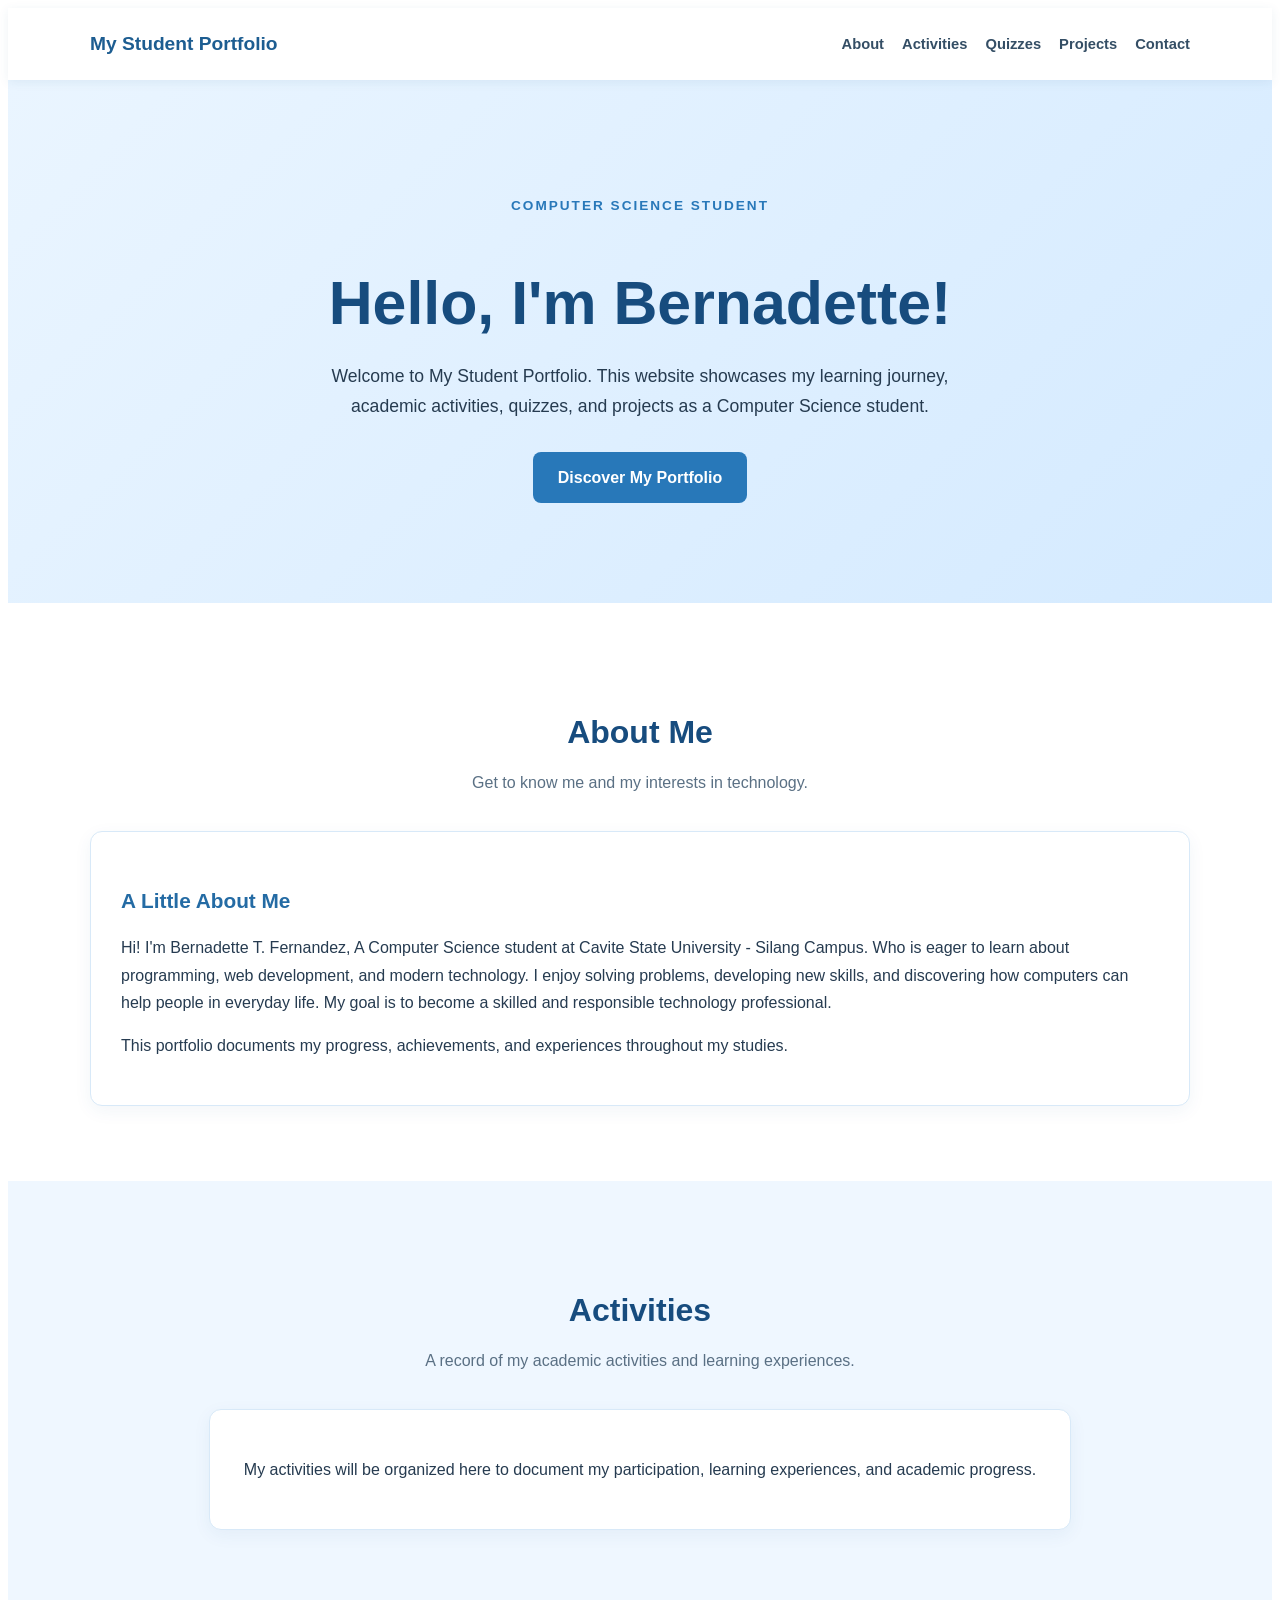
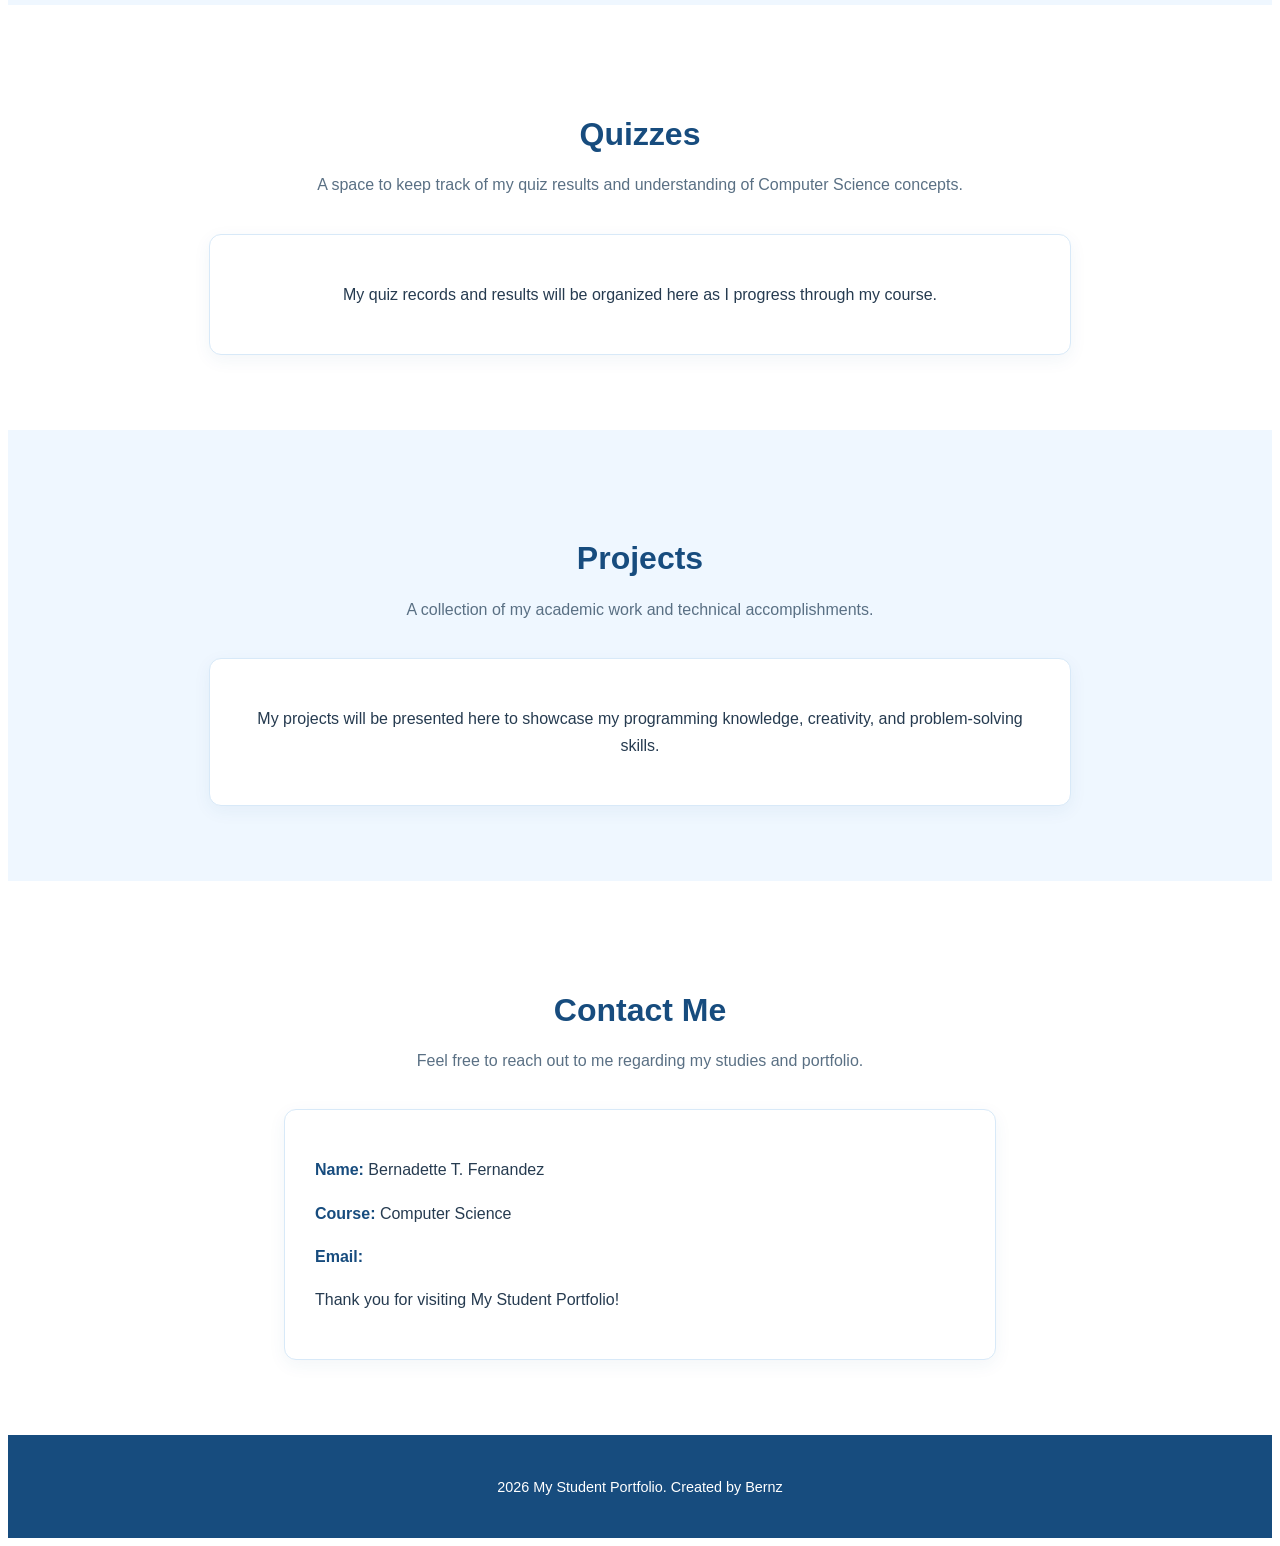
<file: index.html>
<!DOCTYPE html>
<html lang="en">
<head>
    <meta charset="UTF-8">
    <meta name="viewport" content="width=device-width, initial-scale=1.0">

    <title>My Student Portfolio</title>

    <meta name="description"
          content="My Student portfolio">
    <style>
        {
            margin: 0;
            padding: 0;
            box-sizing: border-box;
        }

        html {
                scroll-behavior: smooth;
                scroll-padding-top: 85px;
        }

        body {
                font-family: Arial, Helvetica, sans-serif;
                line-height: 1.7;
                color: #263b50;
                background-color: #ffffff;
        }

        .container {
                    width: 90%;
                    max-width: 1100px;
                    margin: 0 auto;
        }

        a {
            color: #2878b9;
            text-decoration: none;
        }

        a:hover {
                color: #164f80;
        }

        header {
                background-color: #ffffff;
                box-shadow: 0 2px 10px rgba(34, 87, 130, 0.08);
                position: sticky;
                top: 0;
                z-index: 10;
        }

        .navbar {
                min-height: 72px;
                display: flex;
                justify-content: space-between;
                align-items: center;
                gap: 20px;
        }

        .logo {
                color: #1d5d91;
                font-size: 1.2rem;
                font-weight: bold;
        }

        .nav-links {
                    display: flex;
                    align-items: center;
                    flex-wrap: wrap;
                    gap: 18px;
                    list-style: none;
        }

        .nav-links a {
                    color: #344e65;
                    font-size: 0.92rem;
                    font-weight: 600;
        }

        .nav-links a:hover {
                        color: #2878b9;
        }

        .hero {
                background: linear-gradient(
                135deg,
                #eaf5ff,
                #d4eaff
                );
                padding: 100px 0;
                text-align: center;
        }

        .hero-content {
                    max-width: 760px;
        }

        .eyebrow {
                    color: #2878b9;
                    font-weight: bold;
                    letter-spacing: 2px;
                    font-size: 0.85rem;
                    margin-bottom: 12px;
        }

        .hero h1 {
                    color: #174c7e;
                    font-size: clamp(2.3rem, 6vw, 3.8rem);
                    line-height: 1.2;
                    margin-bottom: 22px;
        }

        .hero-text {
                    font-size: 1.1rem;
                    margin: 0 auto 30px;
                    max-width: 650px;
        }

        .button {
                    display: inline-block;
                    background-color: #2878b9;
                    color: #ffffff;
                    padding: 12px 25px;
                    border-radius: 8px;
                    font-weight: bold;
                    transition: background-color 0.2s ease;
            }

        .button:hover {
                        background-color: #18588e;
                        color: #ffffff;
            }


        .section {
                padding: 75px 0;
                scroll-margin-top: 72px;
        }

        .section-blue {
                    background-color: #eff7ff;
            }    

        .section h2 {
                    color: #174c7e;
                    text-align: center;
                    font-size: 2rem;
                    margin-bottom: 10px;
            }

        .section-intro {
                        text-align: center;
                        max-width: 650px;
                        margin: 0 auto 35px;
                        color: #5a7084;
                }


        .about-card,
        .content-card,
        .contact-card {
                        background-color: #ffffff;
                        border: 1px solid #d8e9f8;
                        border-radius: 12px;
                        padding: 30px;
                        box-shadow: 0 5px 18px rgba(34, 87, 130, 0.06);
        }

        .about-card h3 {
                        color: #246ba4;
                        font-size: 1.3rem;
                        margin-bottom: 12px;
            }

                        .about-card p + p {
                        margin-top: 15px;
                }

        .content-card {
                        max-width: 800px;
                        margin: 0 auto;
                        text-align: center;
            }

        .contact-card {
                        max-width: 650px;
                        margin: 0 auto;
                    }

        .contact-card p + p {
                                margin-top: 12px;
               }

        .contact-card strong {
                            color: #174c7e;
            }


        footer {
                background-color: #174c7e;
                color: #ffffff;
                text-align: center;
                padding: 25px 0;
                font-size: 0.9rem;
            }


        @media (max-width: 768px) {
                            .navbar {
                            flex-direction: column;
                            justify-content: center;
                            padding: 15px 0;
                            gap: 12px;
                        }

        .nav-links {
                    justify-content: center;
                    gap: 10px 16px;
                }

         .hero {
                    padding: 75px 0;
                }

        .section {
                padding: 55px 0;
            }

        .about-card,
        .content-card,
        .contact-card {
                    padding: 22px;
                }
            }

        @media (max-width: 420px) {
            .logo {
                    font-size: 1.05rem;
            }

        .nav-links {
                    gap: 8px 12px;
            }

        .nav-links a {
                    font-size: 0.85rem;
            }

        .hero-text {
                    font-size: 1rem;
            }

        .section h2 {
                    font-size: 1.7rem;
            }
        }


</style> 
</head>
<body>

    <!-- Navigation -->
    <header>
        <nav class="navbar container">
            <a href="#home" class="logo">
                My Student Portfolio
            </a>

            <ul class="nav-links">
                <li><a href="#about">About</a></li>
                <li><a href="#activities">Activities</a></li>
                <li><a href="#quizzes">Quizzes</a></li>
                <li><a href="#projects">Projects</a></li>
                <li><a href="#contact">Contact</a></li>
            </ul>
        </nav>
    </header>

    <main>

        <!-- Home Section -->
        <section id="home" class="hero">
            <div class="container hero-content">
                <p class="eyebrow">COMPUTER SCIENCE STUDENT</p>

                <h1>Hello, I'm Bernadette!</h1>

                <p class="hero-text">
                    Welcome to My Student Portfolio. This website
                    showcases my learning journey, academic activities,
                    quizzes, and projects as a Computer Science student.
                </p>

                <a href="#about" class="button">
                    Discover My Portfolio
                </a>
            </div>
        </section>

        <!-- About Section -->
        <section id="about" class="section">
            <div class="container">
                <h2>About Me</h2>

                <p class="section-intro">
                    Get to know me and my interests in technology.
                </p>

                <div class="about-card">
                    <h3>A Little About Me</h3>

                    <p>
                        Hi! I'm Bernadette T. Fernandez, A Computer Science student at 
                        Cavite State University - Silang Campus. Who is
                        eager to learn about programming, web development,
                        and modern technology. I enjoy solving problems,
                        developing new skills, and discovering how
                        computers can help people in everyday life.
                        My goal is to become a skilled and responsible
                        technology professional.
                    </p>

                    <p>
                        This portfolio documents my progress, achievements,
                        and experiences throughout my studies.
                    </p>
                </div>
            </div>
        </section>

        <!-- Activities Section -->
        <section id="activities" class="section section-blue">
            <div class="container">
                <h2>Activities</h2>

                <p class="section-intro">
                    A record of my academic activities and learning
                    experiences.
                </p>

                <div class="content-card">
                    <p>
                        My activities will be organized here to document
                        my participation, learning experiences, and
                        academic progress.
                    </p>
                </div>
            </div>
        </section>

        <!-- Quizzes Section -->
        <section id="quizzes" class="section">
            <div class="container">
                <h2>Quizzes</h2>

                <p class="section-intro">
                    A space to keep track of my quiz results and
                    understanding of Computer Science concepts.
                </p>

                <div class="content-card">
                    <p>
                        My quiz records and results will be organized
                        here as I progress through my course.
                    </p>
                </div>
            </div>
        </section>

        <!-- Projects Section -->
        <section id="projects" class="section section-blue">
            <div class="container">
                <h2>Projects</h2>

                <p class="section-intro">
                    A collection of my academic work and technical
                    accomplishments.
                </p>

                <div class="content-card">
                    <p>
                        My projects will be presented here to showcase
                        my programming knowledge, creativity, and
                        problem-solving skills.
                    </p>
                </div>
            </div>
        </section>

        <!-- Contact Section -->
        <section id="contact" class="section">
            <div class="container">
                <h2>Contact Me</h2>

                <p class="section-intro">
                    Feel free to reach out to me regarding my studies
                    and portfolio.
                </p>

                <div class="contact-card">
                    <p>
                        <strong>Name:</strong> Bernadette T. Fernandez
                    </p>

                    <p>
                        <strong>Course:</strong> Computer Science
                    </p>

                    <p>
                        <strong>Email:</strong>
                        <a href="mailto:bernadettefernandez2112@gmail.com">
                        </a>
                    </p>

                    <p>
                        Thank you for visiting My Student Portfolio!
                    </p>
                </div>
            </div>
        </section>

    </main>

    <!-- Footer -->
    <footer>
        <div class="container">
            <p>
                2026 My Student Portfolio.
                Created by Bernz
            </p>
        </div>
    </footer>

</body>
</html>
</file>
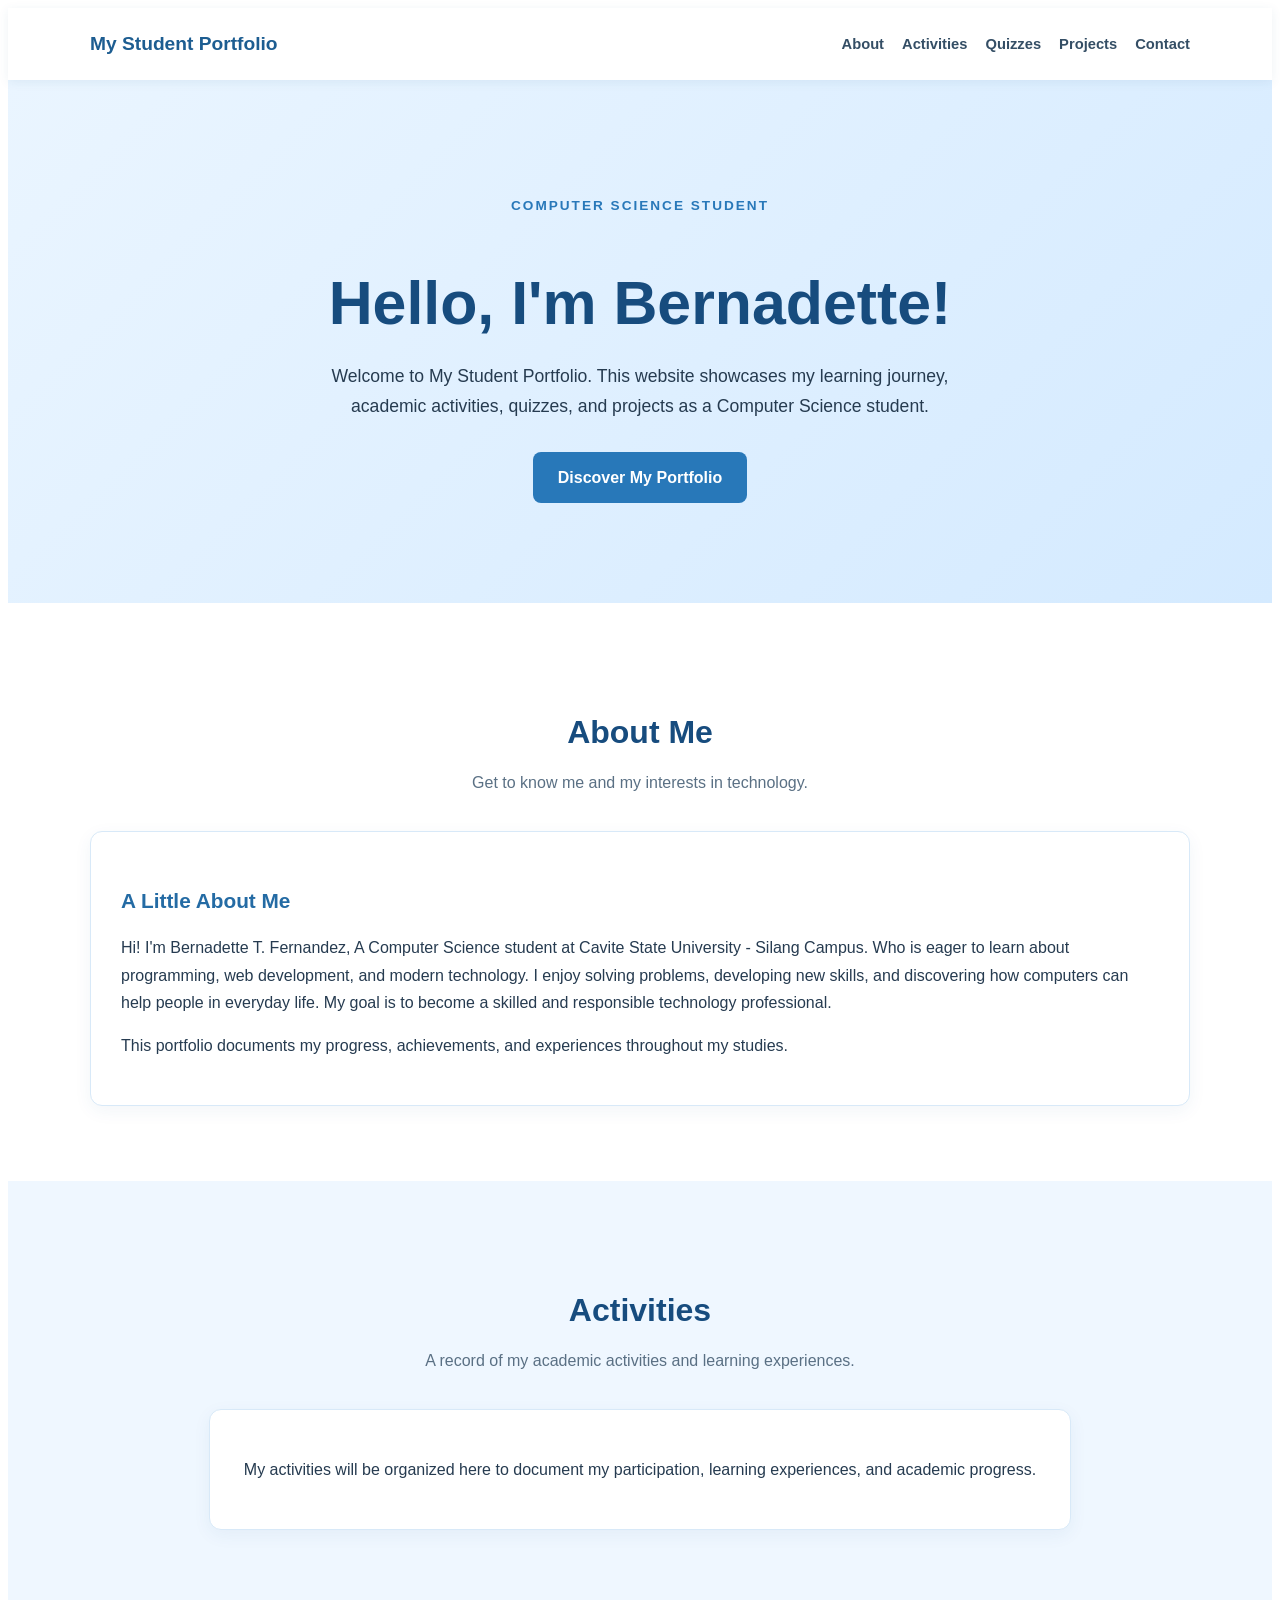
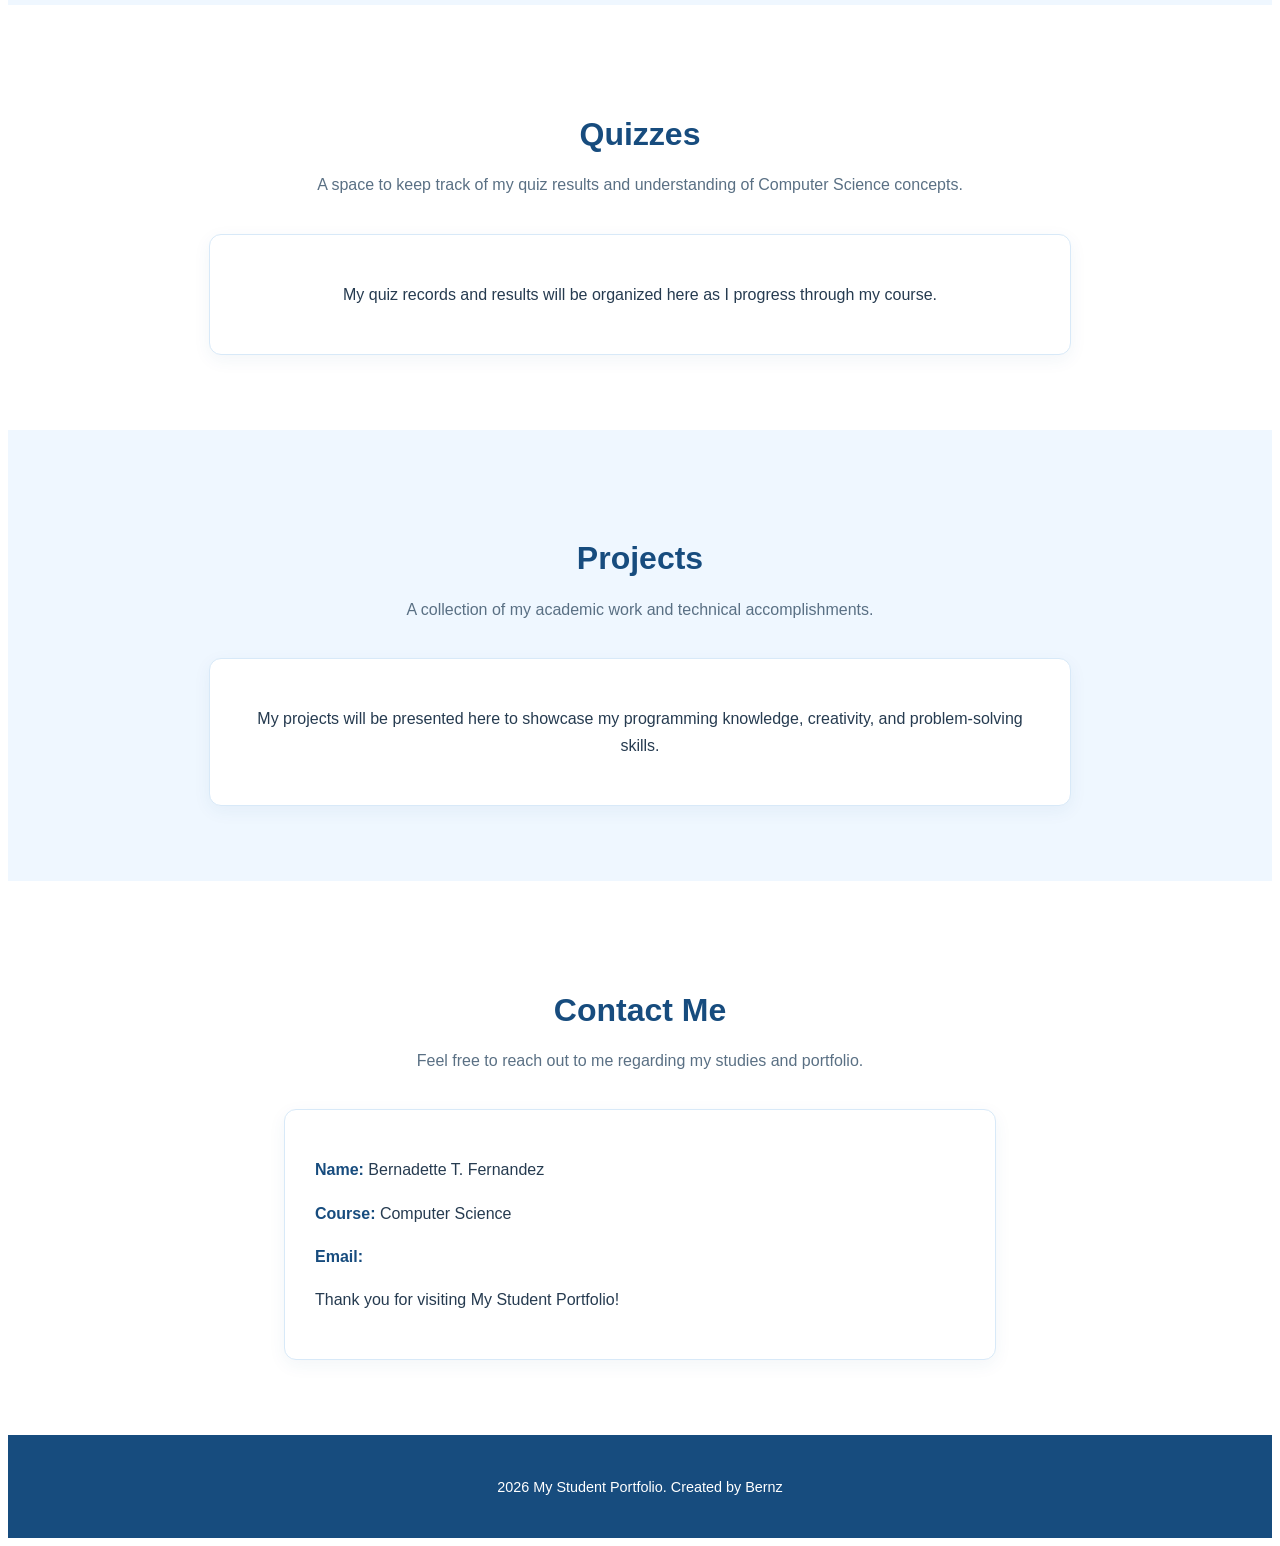
<file: Fernandez/index.html>
<!DOCTYPE html>
<html lang="en">
<head>
    <meta charset="UTF-8">
    <meta name="viewport" content="width=device-width, initial-scale=1.0">

    <title>My Student Portfolio</title>

    <meta name="description"
          content="My Student portfolio">
    
          <link rel="stylesheet" href="style.css">
</head>
<body>

    <!-- Navigation -->
    <header>
        <nav class="navbar container">
            <a href="#home" class="logo">
                My Student Portfolio
            </a>

            <ul class="nav-links">
                <li><a href="#about">About</a></li>
                <li><a href="#activities">Activities</a></li>
                <li><a href="#quizzes">Quizzes</a></li>
                <li><a href="#projects">Projects</a></li>
                <li><a href="#contact">Contact</a></li>
            </ul>
        </nav>
    </header>

    <main>

        <!-- Home Section -->
        <section id="home" class="hero">
            <div class="container hero-content">
                <p class="eyebrow">COMPUTER SCIENCE STUDENT</p>

                <h1>Hello, I'm Bernadette!</h1>

                <p class="hero-text">
                    Welcome to My Student Portfolio. This website
                    showcases my learning journey, academic activities,
                    quizzes, and projects as a Computer Science student.
                </p>

                <a href="#about" class="button">
                    Discover My Portfolio
                </a>
            </div>
        </section>

        <!-- About Section -->
        <section id="about" class="section">
            <div class="container">
                <h2>About Me</h2>

                <p class="section-intro">
                    Get to know me and my interests in technology.
                </p>

                <div class="about-card">
                    <h3>A Little About Me</h3>

                    <p>
                        Hi! I'm Bernadette T. Fernandez, A Computer Science student at 
                        Cavite State University - Silang Campus. Who is
                        eager to learn about programming, web development,
                        and modern technology. I enjoy solving problems,
                        developing new skills, and discovering how
                        computers can help people in everyday life.
                        My goal is to become a skilled and responsible
                        technology professional.
                    </p>

                    <p>
                        This portfolio documents my progress, achievements,
                        and experiences throughout my studies.
                    </p>
                </div>
            </div>
        </section>

        <!-- Activities Section -->
        <section id="activities" class="section section-blue">
            <div class="container">
                <h2>Activities</h2>

                <p class="section-intro">
                    A record of my academic activities and learning
                    experiences.
                </p>

                <div class="content-card">
                    <p>
                        My activities will be organized here to document
                        my participation, learning experiences, and
                        academic progress.
                    </p>
                </div>
            </div>
        </section>

        <!-- Quizzes Section -->
        <section id="quizzes" class="section">
            <div class="container">
                <h2>Quizzes</h2>

                <p class="section-intro">
                    A space to keep track of my quiz results and
                    understanding of Computer Science concepts.
                </p>

                <div class="content-card">
                    <p>
                        My quiz records and results will be organized
                        here as I progress through my course.
                    </p>
                </div>
            </div>
        </section>

        <!-- Projects Section -->
        <section id="projects" class="section section-blue">
            <div class="container">
                <h2>Projects</h2>

                <p class="section-intro">
                    A collection of my academic work and technical
                    accomplishments.
                </p>

                <div class="content-card">
                    <p>
                        My projects will be presented here to showcase
                        my programming knowledge, creativity, and
                        problem-solving skills.
                    </p>
                </div>
            </div>
        </section>

        <!-- Contact Section -->
        <section id="contact" class="section">
            <div class="container">
                <h2>Contact Me</h2>

                <p class="section-intro">
                    Feel free to reach out to me regarding my studies
                    and portfolio.
                </p>

                <div class="contact-card">
                    <p>
                        <strong>Name:</strong> Bernadette T. Fernandez
                    </p>

                    <p>
                        <strong>Course:</strong> Computer Science
                    </p>

                    <p>
                        <strong>Email:</strong>
                        <a href="mailto:bernadettefernandez2112@gmail.com">
                        </a>
                    </p>

                    <p>
                        Thank you for visiting My Student Portfolio!
                    </p>
                </div>
            </div>
        </section>

    </main>

    <!-- Footer -->
    <footer>
        <div class="container">
            <p>
                2026 My Student Portfolio.
                Created by Bernz
            </p>
        </div>
    </footer>

</body>
</html>
</file>
<file: Fernandez/style.css>
style
        {
            margin: 0;
            padding: 0;
            box-sizing: border-box;
        }

        html {
                scroll-behavior: smooth;
                scroll-padding-top: 85px;
        }

        body {
                font-family: Arial, Helvetica, sans-serif;
                line-height: 1.7;
                color: #263b50;
                background-color: #ffffff;
        }

        .container {
                    width: 90%;
                    max-width: 1100px;
                    margin: 0 auto;
        }

        a {
            color: #2878b9;
            text-decoration: none;
        }

        a:hover {
                color: #164f80;
        }

        header {
                background-color: #ffffff;
                box-shadow: 0 2px 10px rgba(34, 87, 130, 0.08);
                position: sticky;
                top: 0;
                z-index: 10;
        }

        .navbar {
                min-height: 72px;
                display: flex;
                justify-content: space-between;
                align-items: center;
                gap: 20px;
        }

        .logo {
                color: #1d5d91;
                font-size: 1.2rem;
                font-weight: bold;
        }

        .nav-links {
                    display: flex;
                    align-items: center;
                    flex-wrap: wrap;
                    gap: 18px;
                    list-style: none;
        }

        .nav-links a {
                    color: #344e65;
                    font-size: 0.92rem;
                    font-weight: 600;
        }

        .nav-links a:hover {
                        color: #2878b9;
        }

        .hero {
                background: linear-gradient(
                135deg,
                #eaf5ff,
                #d4eaff
                );
                padding: 100px 0;
                text-align: center;
        }

        .hero-content {
                    max-width: 760px;
        }

        .eyebrow {
                    color: #2878b9;
                    font-weight: bold;
                    letter-spacing: 2px;
                    font-size: 0.85rem;
                    margin-bottom: 12px;
        }

        .hero h1 {
                    color: #174c7e;
                    font-size: clamp(2.3rem, 6vw, 3.8rem);
                    line-height: 1.2;
                    margin-bottom: 22px;
        }

        .hero-text {
                    font-size: 1.1rem;
                    margin: 0 auto 30px;
                    max-width: 650px;
        }

        .button {
                    display: inline-block;
                    background-color: #2878b9;
                    color: #ffffff;
                    padding: 12px 25px;
                    border-radius: 8px;
                    font-weight: bold;
                    transition: background-color 0.2s ease;
            }

        .button:hover {
                        background-color: #18588e;
                        color: #ffffff;
            }


        .section {
                padding: 75px 0;
                scroll-margin-top: 72px;
        }

        .section-blue {
                    background-color: #eff7ff;
            }    

        .section h2 {
                    color: #174c7e;
                    text-align: center;
                    font-size: 2rem;
                    margin-bottom: 10px;
            }

        .section-intro {
                        text-align: center;
                        max-width: 650px;
                        margin: 0 auto 35px;
                        color: #5a7084;
                }


        .about-card,
        .content-card,
        .contact-card {
                        background-color: #ffffff;
                        border: 1px solid #d8e9f8;
                        border-radius: 12px;
                        padding: 30px;
                        box-shadow: 0 5px 18px rgba(34, 87, 130, 0.06);
        }

        .about-card h3 {
                        color: #246ba4;
                        font-size: 1.3rem;
                        margin-bottom: 12px;
            }

                        .about-card p + p {
                        margin-top: 15px;
                }

        .content-card {
                        max-width: 800px;
                        margin: 0 auto;
                        text-align: center;
            }

        .contact-card {
                        max-width: 650px;
                        margin: 0 auto;
                    }

        .contact-card p + p {
                                margin-top: 12px;
               }

        .contact-card strong {
                            color: #174c7e;
            }


        footer {
                background-color: #174c7e;
                color: #ffffff;
                text-align: center;
                padding: 25px 0;
                font-size: 0.9rem;
            }


        @media (max-width: 768px) {
                            .navbar {
                            flex-direction: column;
                            justify-content: center;
                            padding: 15px 0;
                            gap: 12px;
                        }

        .nav-links {
                    justify-content: center;
                    gap: 10px 16px;
                }

         .hero {
                    padding: 75px 0;
                }

        .section {
                padding: 55px 0;
            }

        .about-card,
        .content-card,
        .contact-card {
                    padding: 22px;
                }
            }

        @media (max-width: 420px) {
            .logo {
                    font-size: 1.05rem;
            }

        .nav-links {
                    gap: 8px 12px;
            }

        .nav-links a {
                    font-size: 0.85rem;
            }

        .hero-text {
                    font-size: 1rem;
            }

        .section h2 {
                    font-size: 1.7rem;
            }
        }
</file>
